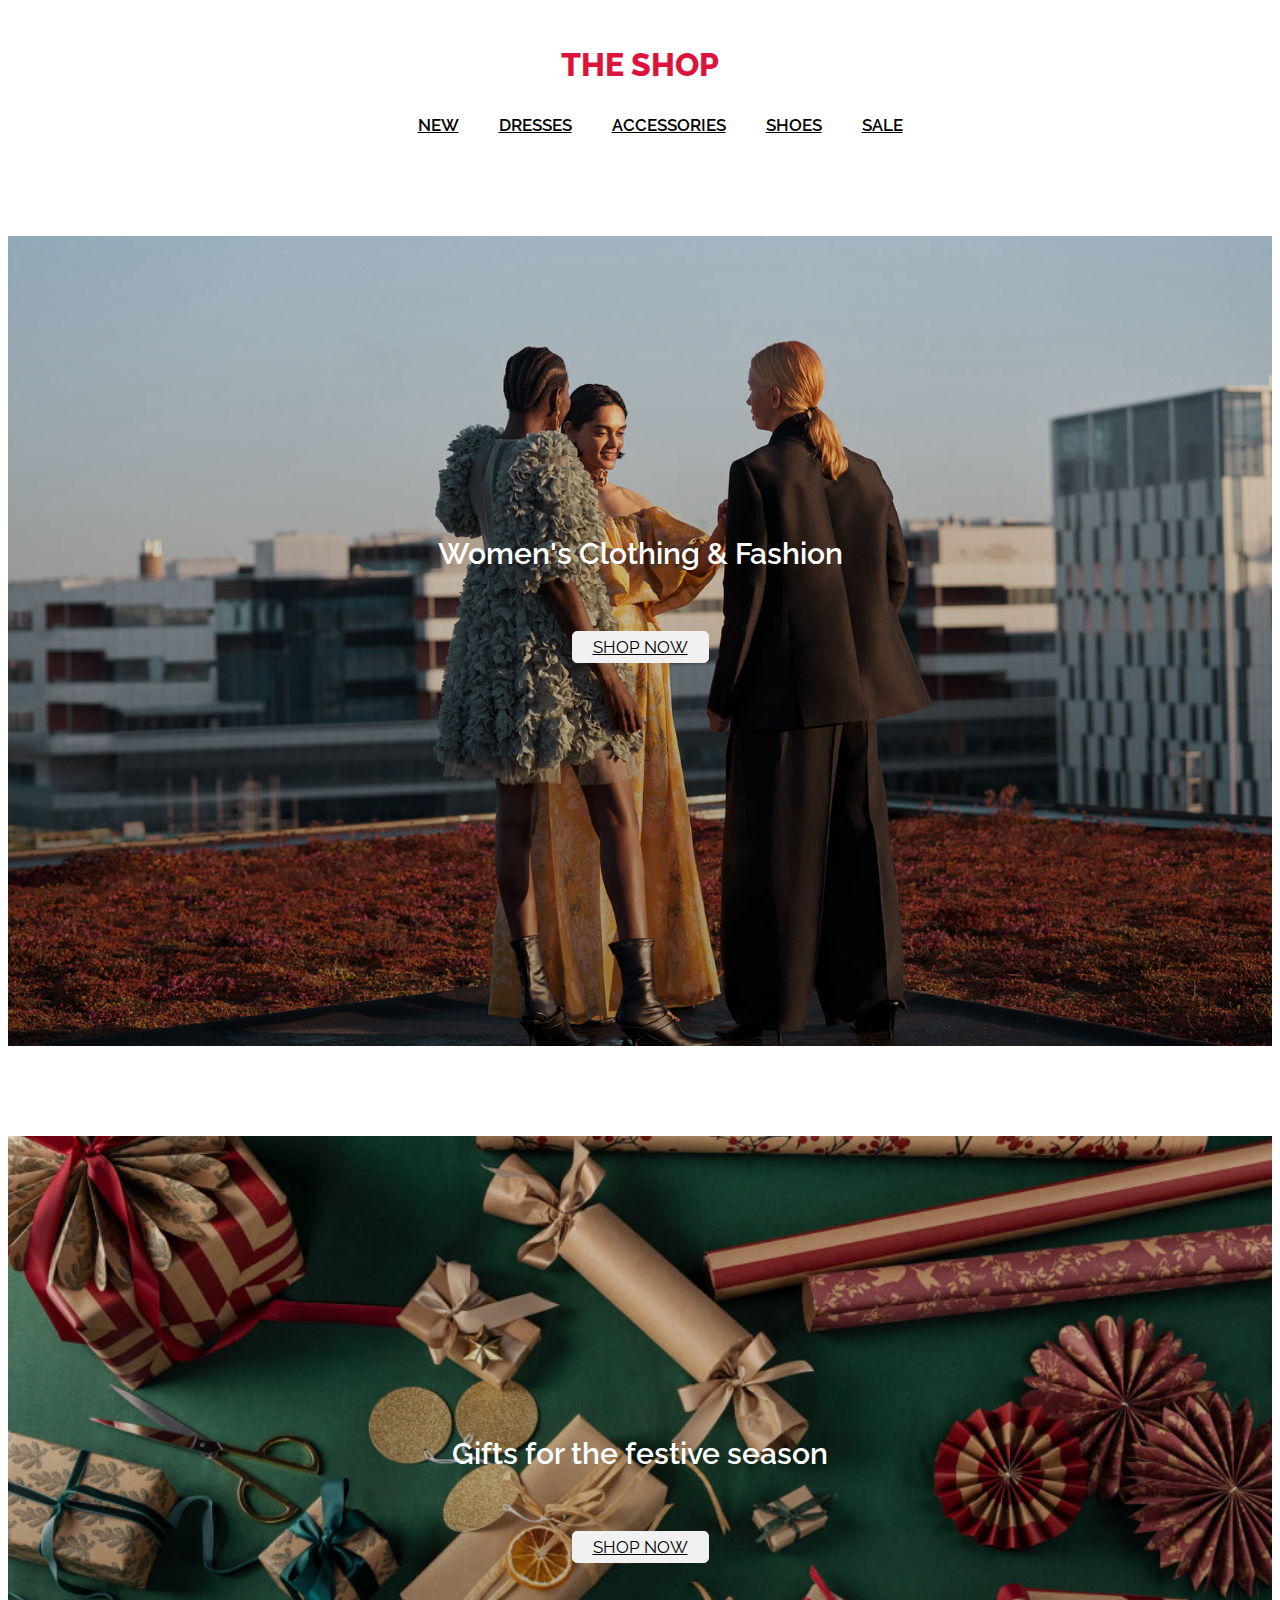
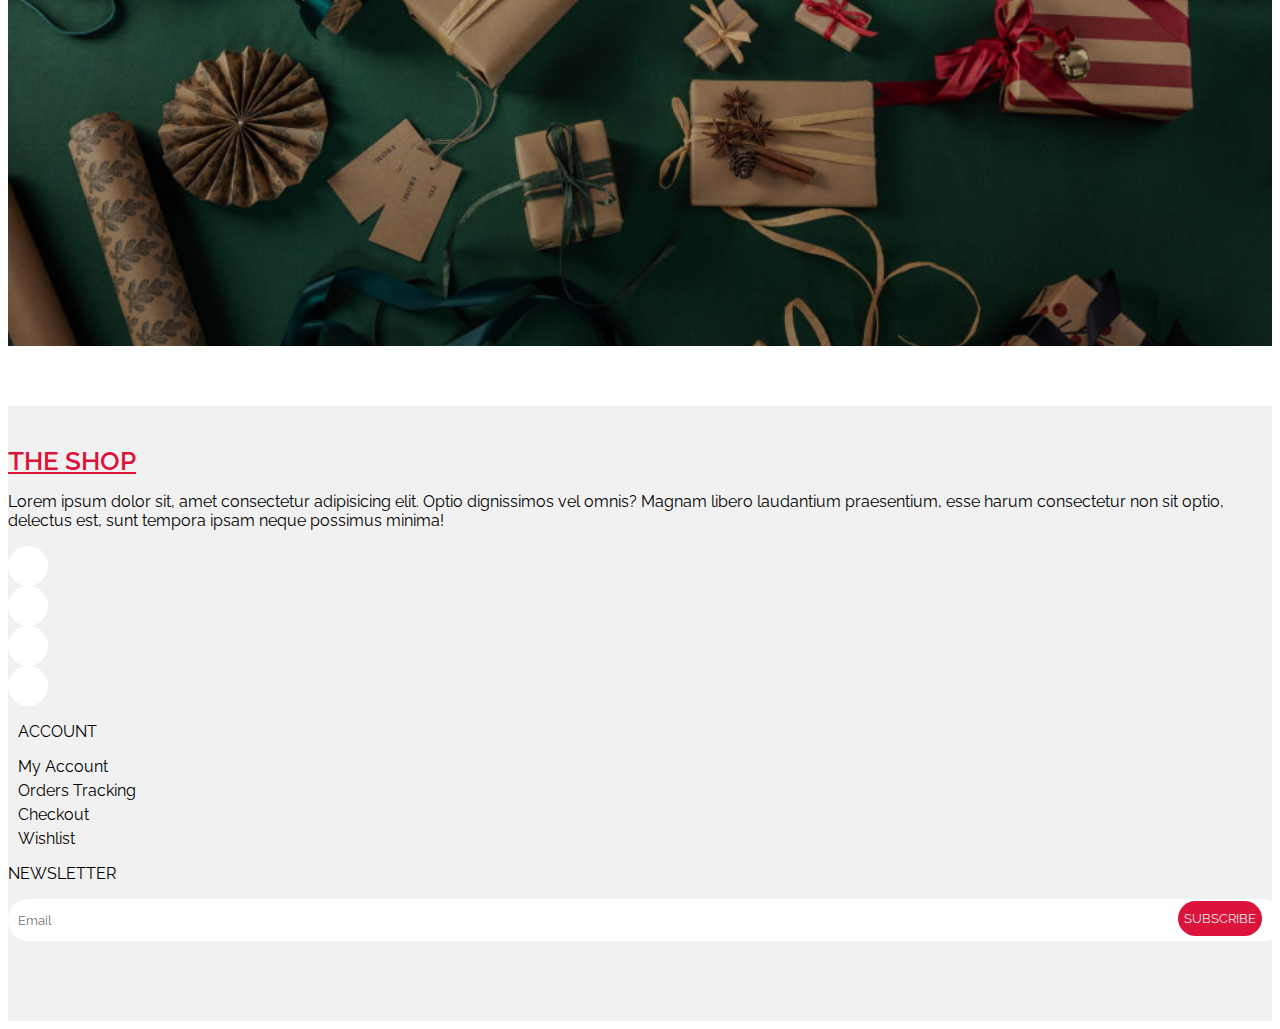
<file: index.html>
<!DOCTYPE html>
<html lang="en">
<head>
    <meta charset="UTF-8">
    <meta name="viewport" content="width=device-width, initial-scale=1.0">
    <!-- CSS -->
    <link rel="stylesheet" href="css/style.css">
    <!-- Bootstrap -->
    <link rel="stylesheet" href="https://cdn.jsdelivr.net/npm/bootstrap@4.5.3/dist/css/bootstrap.min.css" integrity="sha384-TX8t27EcRE3e/ihU7zmQxVncDAy5uIKz4rEkgIXeMed4M0jlfIDPvg6uqKI2xXr2" crossorigin="anonymous">
    <!-- Icon -->
    <link rel="stylesheet" href="https://pro.fontawesome.com/releases/v5.10.0/css/all.css" integrity="sha384-AYmEC3Yw5cVb3ZcuHtOA93w35dYTsvhLPVnYs9eStHfGJvOvKxVfELGroGkvsg+p" crossorigin="anonymous"/>
    <!-- Fonts -->
    <link rel="preconnect" href="https://fonts.gstatic.com">
    <link href="https://fonts.googleapis.com/css2?family=Raleway:ital,wght@0,400;1,300;1,400&display=swap" rel="stylesheet">   
    
    <title>The Shop</title>
</head>
<body>
    <header>
        <div class="container">
            <div class="navbar-btn">
                <i class="fas fa-bars"></i>
            </div>
            <h1>THE SHOP</h1>
            <nav>
                <ul>
                    <li><a href="index.html">NEW</a></li>
                    <li><a href="product.html">DRESSES</a></li>
                    <li><a href="product.html">ACCESSORIES</a></li>
                    <li><a href="product.html">SHOES</a></li>
                    <li><a href="product.html">SALE</a></li>
                </ul>
            </nav>
            <div class="home-icon">
                <a href="###" class="fas fa-user"></a>
                <a href="favourites.html" class="fas fa-heart"></a>
                <a href="cart.html" class="fas fa-shopping-bag"></a>
            </div>
        </div>
    </header>
    <!-- home section -->
    <section id="home">
        <div class="container">
            <div class="row">
                <div class="col-12">
                    <h4>Women's Clothing & Fashion</h4>
                    <button><a href="product.html">SHOP NOW</a></button>
                </div>
                <div class="col-12">
                    <h4>Gifts for the festive season</h4>
                    <button><a href="product.html">SHOP NOW</a></button>
                </div>
            </div>
        </div>
    </section>
    <!-- Footer -->
    <footer>
        <div class="container">
            <div class="row">
                <div class="col-12 col-sm-6 col-md-4 col-lg-4">
                    <div>
                        <a href=" " class="logo">THE SHOP</a>
                        <p>Lorem ipsum dolor sit, amet consectetur adipisicing elit. Optio dignissimos vel omnis? Magnam libero laudantium praesentium, esse harum consectetur non sit optio, delectus est, sunt tempora ipsam neque possimus minima!</p>
                        <ul class="card-list">
                            <li class="fab fa-cc-mastercard"></li>
                            <li class="fab fa-cc-visa"></li>
                            <li class="fab fa-cc-paypal"></li>
                            <li class="fab fa-cc-discover"></li>
                        </ul>
                    </div>
                </div>
                <div class="col-12 col-sm-6 col-md-4 col-lg-4">
                    <div class="footer-account">
                        <p>ACCOUNT</p>
                        <ul>
                            <li>My Account</li>
                            <li>Orders Tracking</li>
                            <li>Checkout</li>
                            <li>Wishlist</li>
                        </ul>
                    </div>
                </div>
                <div class="col-12 col-sm-12 col-md-4 col-lg-4">
                    <div>
                        <p>NEWSLETTER</p>
                        <form>
                            <input type="email" placeholder="Email">
                            <button type="submit">SUBSCRIBE</button>
                        </form>
                        <div class="social-link">
                            <a class="fab fa-instagram" href=""></a>
                            <a class="fab fa-twitter" href=""></a>
                            <a class="fab fa-facebook-f" href=""></a>
                            <a class="fab fa-youtube" href=""></a>
                        </div>
                    </div>
                </div>
            </div> 
        </div>
    </footer>
        
    <!-- login section -->
    <div id="login">
        <div class="container">
            <div class="row">
                <div class="col-12 col-lg-7">
                    <h3>SIGN IN</h3>
                    <i class="fas fa-times"></i>
                    <form class="row">
                        <div class="col-12 col-md-8 col-lg-10">
                            <label for="email" class="form-label">Email</label>
                            <input type="email" class="form-control" id="email">
                        </div>
                        <div class="col-12 col-md-8 col-lg-10">
                            <label for="password" class="form-label">Password</label>
                            <a href="###">Forgot your password?</a>
                            <input type="password" class="form-control" id="password">
                        </div>
                        <div class="col-12 col-md-8 col-lg-10">
                            <button type="submit" class="sign-in-btn">Sign in</button>
                            <hr data-content="or">
                            <button type="submit" class="create-account-btn">Create Account</button>
                        </div>
                    </form>
                </div>
            </div>
        </div>
    </div>
        

    <script src="js/main.js"></script>
    <script src="https://code.jquery.com/jquery-3.5.1.slim.min.js" integrity="sha384-DfXdz2htPH0lsSSs5nCTpuj/zy4C+OGpamoFVy38MVBnE+IbbVYUew+OrCXaRkfj" crossorigin="anonymous"></script>
    <script src="https://cdn.jsdelivr.net/npm/bootstrap@4.5.3/dist/js/bootstrap.bundle.min.js" integrity="sha384-ho+j7jyWK8fNQe+A12Hb8AhRq26LrZ/JpcUGGOn+Y7RsweNrtN/tE3MoK7ZeZDyx" crossorigin="anonymous"></script>
</body>
</html>
</file>
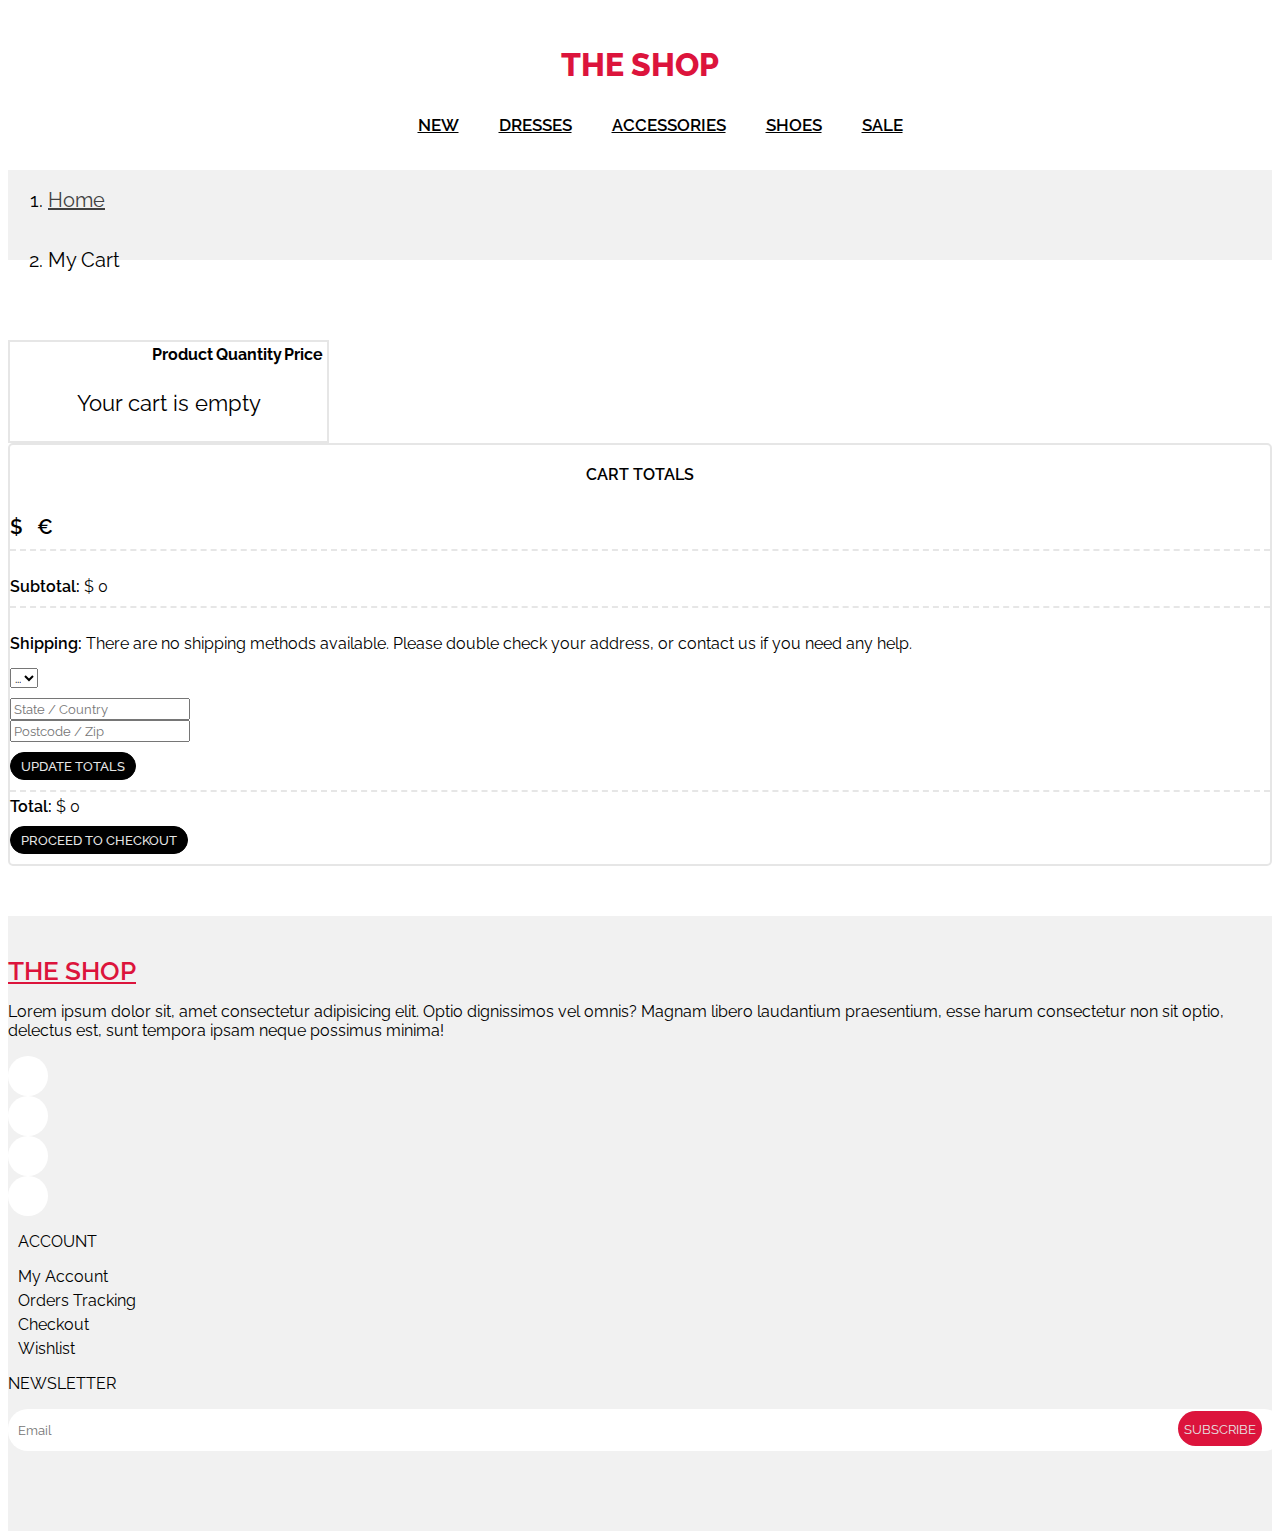
<file: cart.html>
<!DOCTYPE html>
<html lang="en">
<head>
    <meta charset="UTF-8">
    <meta name="viewport" content="width=device-width, initial-scale=1.0">
    <!-- CSS -->
    <link rel="stylesheet" href="css/style.css">
    <!-- Bootstrap -->
    <link rel="stylesheet" href="https://cdn.jsdelivr.net/npm/bootstrap@4.5.3/dist/css/bootstrap.min.css" integrity="sha384-TX8t27EcRE3e/ihU7zmQxVncDAy5uIKz4rEkgIXeMed4M0jlfIDPvg6uqKI2xXr2" crossorigin="anonymous">
    <!-- Icon -->
    <link rel="stylesheet" href="https://pro.fontawesome.com/releases/v5.10.0/css/all.css" integrity="sha384-AYmEC3Yw5cVb3ZcuHtOA93w35dYTsvhLPVnYs9eStHfGJvOvKxVfELGroGkvsg+p" crossorigin="anonymous"/>
    <!-- Fonts -->
    <link rel="preconnect" href="https://fonts.gstatic.com">
    <link href="https://fonts.googleapis.com/css2?family=Raleway:ital,wght@0,400;1,300;1,400&display=swap" rel="stylesheet">   
    
    <title>The Shop</title>
</head>
<body>
    <header>
        <div class="container">
            <div class="navbar-btn">
                <i class="fas fa-bars"></i>
            </div>
            <h1>THE SHOP</h1>
            <nav>
                <ul>
                    <li><a href="index.html">NEW</a></li>
                    <li><a href="product.html">DRESSES</a></li>
                    <li><a href="product.html">ACCESSORIES</a></li>
                    <li><a href="product.html">SHOES</a></li>
                    <li><a href="product.html">SALE</a></li>
                </ul>
            </nav>
            <div class="home-icon">
                <a href="###" class="fas fa-user"></a>
                <a href="favourites.html" class="fas fa-heart"></a>
                <a href="cart.html" class="fas fa-shopping-bag"></a>
            </div>
        </div>
    </header>
    <!-- Breadcrumb -->
    <section id="breadcrumb">
        <div class="container">
            <nav aria-label="breadcrumb">
                <ol class="breadcrumb">
                  <li class="breadcrumb-item"><a href="index.html">Home</a></li>
                  <li class="breadcrumb-item" aria-current="page"> My Cart</li>
                </ol>
            </nav>   
        </div>
    </section>
    
    <!-- Cart section -->
    <section id="cart">
        <div class="container">
            <div class="row cart">
                <div class="col-xs-12 col-md-12 col-lg-9">
                    <table class="table">
                        <thead>
                            <tr>
                                <th scope="col">Product</th>
                                <th scope="col">Quantity</th>
                                <th scope="col">Price</th>
                                <th scope="col"></th>
                            </tr>
                        </thead>
                        <tbody>
                            <tr>
                                <td colspan="5">
                                    <p class="cart-text">Your cart is empty</p>
                                </td>
                            </tr>
                        </tbody>
                    </table>
                </div>
                <div class="col-xs-12 col-md-12 col-lg-3">
                    <h4>CART TOTALS</h4>
                    <p>
                        <span id="usd">&#36</span>
                        <span id="eur">&#8364</span>
                    </p>
                    <p>
                        <span>Subtotal:</span>
                        <span class="subtotal-sign">$</span>
                        <span class="subtotal">0</span>
                    </p>
                    <p>
                        <span>Shipping:</span>
                        <span>There are no shipping methods available. Please double check your address, or contact us if you need any help.</span>
                    </p>
                    <form>
                        <div class="form-row">
                            <select class="form-control col-12 col-sm-12 col-md-4 col-lg-12">
                                <option>...</option>
                                <option>...</option>
                                <option>...</option>
                            </select>
                            <div class="form-group col-12 col-sm-12 col-md-4 col-lg-12">
                                <input type="text" class="form-control" placeholder="State / Country"> 
                            </div>
                            <div class="form-group col-12 col-sm-12 col-md-4 col-lg-12">
                                <input type="text" class="form-control" placeholder="Postcode / Zip"> 
                            </div>
                        </div>
                        <button>UPDATE TOTALS</button>
                    </form>
                    <div>
                        <span>Total:</span>
                        <span class="total-sign">$</span>
                        <span class="total">0</span>
                    </div>
                    <button>PROCEED TO CHECKOUT</button>
                </div>
            </div>   
        </div>
    </section>

    <!-- Footer -->
    <footer>
        <div class="container">
            <div class="row">
                <div class="col-12 col-sm-6 col-md-4 col-lg-4">
                    <div>
                        <a href=" " class="logo">THE SHOP</a>
                        <p>Lorem ipsum dolor sit, amet consectetur adipisicing elit. Optio dignissimos vel omnis? Magnam libero laudantium praesentium, esse harum consectetur non sit optio, delectus est, sunt tempora ipsam neque possimus minima!</p>
                        <ul class="card-list">
                            <li class="fab fa-cc-mastercard"></li>
                            <li class="fab fa-cc-visa"></li>
                            <li class="fab fa-cc-paypal"></li>
                            <li class="fab fa-cc-discover"></li>
                        </ul>
                    </div>
                </div>
                <div class="col-12 col-sm-6 col-md-4 col-lg-4">
                    <div class="footer-account">
                        <p>ACCOUNT</p>
                        <ul>
                            <li>My Account</li>
                            <li>Orders Tracking</li>
                            <li>Checkout</li>
                            <li>Wishlist</li>
                        </ul>
                    </div>
                </div>
                <div class="col-12 col-sm-12 col-md-4 col-lg-4">
                    <div>
                        <p>NEWSLETTER</p>
                        <form>
                            <input type="email" placeholder="Email">
                            <button type="submit">SUBSCRIBE</button>
                        </form>
                        <div class="social-link">
                            <a class="fab fa-instagram" href=""></a>
                            <a class="fab fa-twitter" href=""></a>
                            <a class="fab fa-facebook-f" href=""></a>
                            <a class="fab fa-youtube" href=""></a>
                        </div>
                    </div>
                </div>
            </div> 
        </div>
    </footer>

    <!-- login section -->
    <div id="login">
        <div class="container">
            <div class="row">
                <div class="col-12 col-lg-7">
                    <h3>SIGN IN</h3>
                    <i class="fas fa-times"></i>
                    <form class="row">
                        <div class="col-12 col-md-8 col-lg-10">
                            <label for="email" class="form-label">Email</label>
                            <input type="email" class="form-control" id="email">
                        </div>
                        <div class="col-12 col-md-8 col-lg-10">
                            <label for="password" class="form-label">Password</label>
                            <a href="###">Forgot your password?</a>
                            <input type="password" class="form-control" id="password">
                        </div>
                        <div class="col-12 col-md-8 col-lg-10">
                            <button type="submit" class="sign-in-btn">Sign in</button>
                            <hr data-content="or">
                            <button type="submit" class="create-account-btn">Create Account</button>
                        </div>
                    </form>
                </div>
            </div>
        </div>
    </div>

    <script src="js/main.js"></script>
    <script src="https://code.jquery.com/jquery-3.5.1.slim.min.js" integrity="sha384-DfXdz2htPH0lsSSs5nCTpuj/zy4C+OGpamoFVy38MVBnE+IbbVYUew+OrCXaRkfj" crossorigin="anonymous"></script>
    <script src="https://cdn.jsdelivr.net/npm/bootstrap@4.5.3/dist/js/bootstrap.bundle.min.js" integrity="sha384-ho+j7jyWK8fNQe+A12Hb8AhRq26LrZ/JpcUGGOn+Y7RsweNrtN/tE3MoK7ZeZDyx" crossorigin="anonymous"></script>

</body>
</html>
</file>
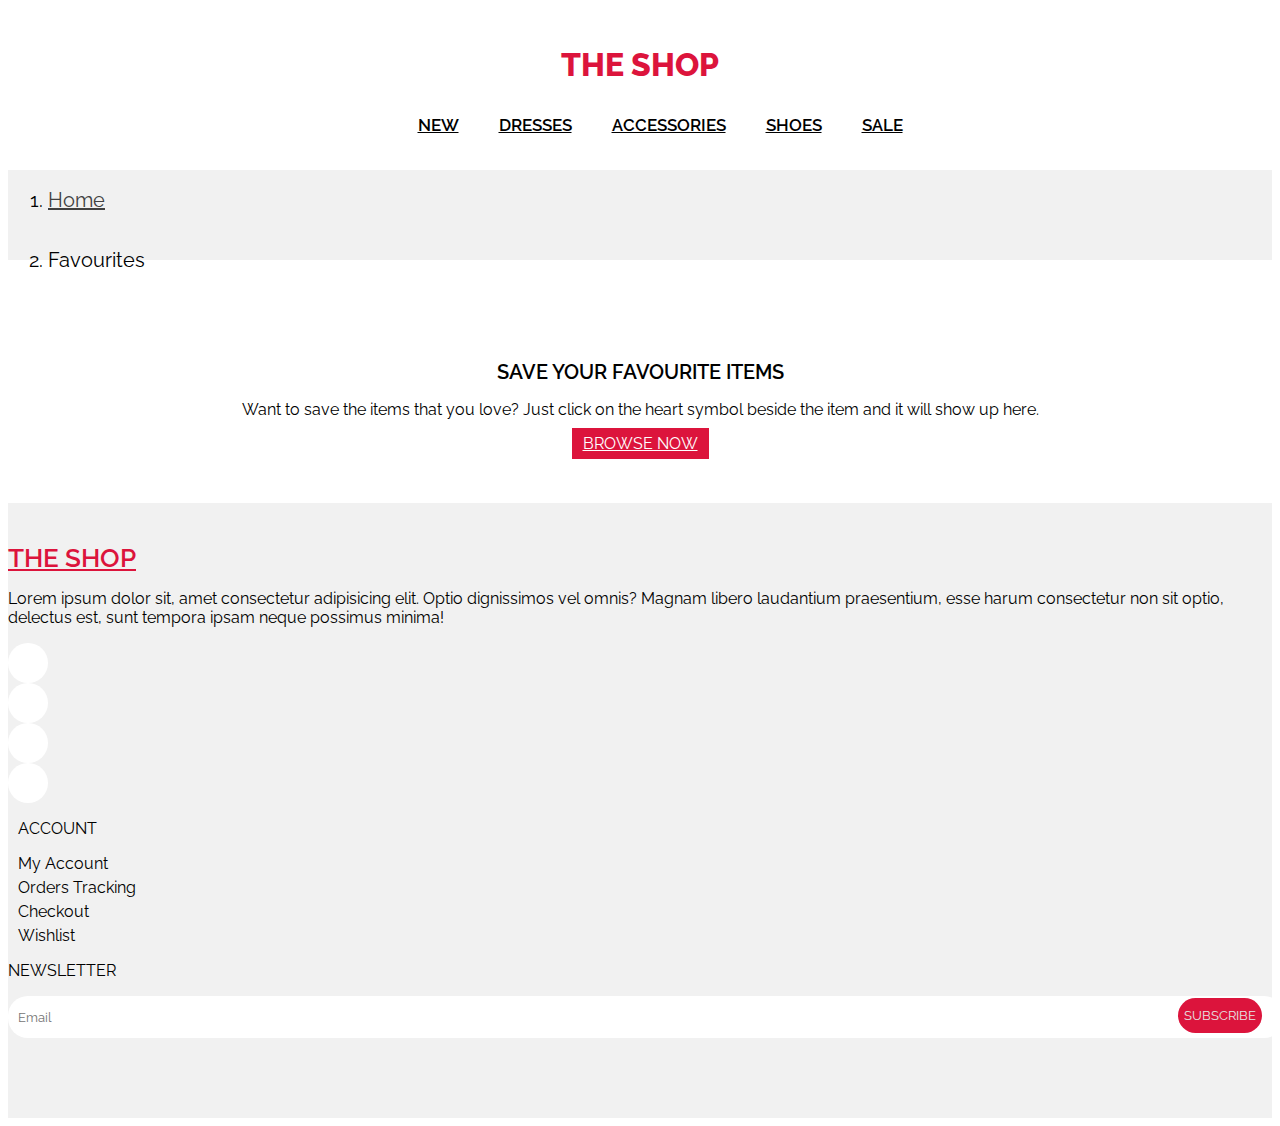
<file: favourites.html>
<!DOCTYPE html>
<html lang="en">
<head>
    <meta charset="UTF-8">
    <meta name="viewport" content="width=device-width, initial-scale=1.0">
    <!-- CSS -->
    <link rel="stylesheet" href="css/style.css">
    <!-- Bootstrap -->
    <link rel="stylesheet" href="https://cdn.jsdelivr.net/npm/bootstrap@4.5.3/dist/css/bootstrap.min.css" integrity="sha384-TX8t27EcRE3e/ihU7zmQxVncDAy5uIKz4rEkgIXeMed4M0jlfIDPvg6uqKI2xXr2" crossorigin="anonymous">
    <!-- Icon -->
    <link rel="stylesheet" href="https://pro.fontawesome.com/releases/v5.10.0/css/all.css" integrity="sha384-AYmEC3Yw5cVb3ZcuHtOA93w35dYTsvhLPVnYs9eStHfGJvOvKxVfELGroGkvsg+p" crossorigin="anonymous"/>
    <!-- Fonts -->
    <link rel="preconnect" href="https://fonts.gstatic.com">
    <link href="https://fonts.googleapis.com/css2?family=Raleway:ital,wght@0,400;1,300;1,400&display=swap" rel="stylesheet">   
    
    <title>The Shop</title>
</head>
<body>
    <header>
        <div class="container">
            <div class="navbar-btn">
                <i class="fas fa-bars"></i>
            </div>
            <h1>THE SHOP</h1>
            <nav>
                <ul>
                    <li><a href="index.html">NEW</a></li>
                    <li><a href="product.html">DRESSES</a></li>
                    <li><a href="product.html">ACCESSORIES</a></li>
                    <li><a href="product.html">SHOES</a></li>
                    <li><a href="product.html">SALE</a></li>
                </ul>
            </nav>
            <div class="home-icon">
                <a href="###" class="fas fa-user"></a>
                <a href="favourites.html" class="fas fa-heart"></a>
                <a href="cart.html" class="fas fa-shopping-bag"></a>
            </div>
        </div>
    </header>
    <!-- Breadcrumb -->
    <section id="breadcrumb">
        <div class="container">
            <nav aria-label="breadcrumb">
                <ol class="breadcrumb">
                  <li class="breadcrumb-item"><a href="index.html">Home</a></li>
                  <li class="breadcrumb-item" aria-current="page">Favourites</li>
                </ol>
            </nav>   
        </div>
    </section>
    
    <!-- favourites section -->
    <section id="favourites">
        <div class="container">
            <div class="row">
                <div class="col-10 col-sm-6 col-md-4 col-lg-5">
                    <p>SAVE YOUR FAVOURITE ITEMS</p>
                    <p>Want to save the items that you love? Just click on the heart symbol beside the item and it will show up here.</p>
                    <a href="product.html">BROWSE NOW</a>
                </div>
            </div>
        </div>
    </section>

    <!-- footer -->
    <footer>
        <div class="container">
            <div class="row">
                <div class="col-12 col-sm-6 col-md-4 col-lg-4">
                    <div>
                        <a href=" " class="logo">THE SHOP</a>
                        <p>Lorem ipsum dolor sit, amet consectetur adipisicing elit. Optio dignissimos vel omnis? Magnam libero laudantium praesentium, esse harum consectetur non sit optio, delectus est, sunt tempora ipsam neque possimus minima!</p>
                        <ul class="card-list">
                            <li class="fab fa-cc-mastercard"></li>
                            <li class="fab fa-cc-visa"></li>
                            <li class="fab fa-cc-paypal"></li>
                            <li class="fab fa-cc-discover"></li>
                        </ul>
                    </div>
                </div>
                <div class="col-12 col-sm-6 col-md-4 col-lg-4">
                    <div class="footer-account">
                        <p>ACCOUNT</p>
                        <ul>
                            <li>My Account</li>
                            <li>Orders Tracking</li>
                            <li>Checkout</li>
                            <li>Wishlist</li>
                        </ul>
                    </div>
                </div>
                <div class="col-12 col-sm-12 col-md-4 col-lg-4">
                    <div>
                        <p>NEWSLETTER</p>
                        <form>
                            <input type="email" placeholder="Email">
                            <button type="submit">SUBSCRIBE</button>
                        </form>
                        <div class="social-link">
                            <a class="fab fa-instagram" href=""></a>
                            <a class="fab fa-twitter" href=""></a>
                            <a class="fab fa-facebook-f" href=""></a>
                            <a class="fab fa-youtube" href=""></a>
                        </div>
                    </div>
                </div>
            </div> 
        </div>
    </footer>
        
    <!-- login section -->
    <div id="login">
        <div class="container">
            <div class="row">
                <div class="col-12 col-lg-7">
                    <h3>SIGN IN</h3>
                    <i class="fas fa-times"></i>
                    <form class="row">
                        <div class="col-12 col-md-8 col-lg-10">
                            <label for="email" class="form-label">Email</label>
                            <input type="email" class="form-control" id="email">
                        </div>
                        <div class="col-12 col-md-8 col-lg-10">
                            <label for="password" class="form-label">Password</label>
                            <a href="###">Forgot your password?</a>
                            <input type="password" class="form-control" id="password">
                        </div>
                        <div class="col-12 col-md-8 col-lg-10">
                            <button type="submit" class="sign-in-btn">Sign in</button>
                            <hr data-content="or">
                            <button type="submit" class="create-account-btn">Create Account</button>
                        </div>
                    </form>
                </div>
            </div>
        </div>
    </div>
        
    <script src="js/main.js"></script>
    <script src="https://code.jquery.com/jquery-3.5.1.slim.min.js" integrity="sha384-DfXdz2htPH0lsSSs5nCTpuj/zy4C+OGpamoFVy38MVBnE+IbbVYUew+OrCXaRkfj" crossorigin="anonymous"></script>
    <script src="https://cdn.jsdelivr.net/npm/bootstrap@4.5.3/dist/js/bootstrap.bundle.min.js" integrity="sha384-ho+j7jyWK8fNQe+A12Hb8AhRq26LrZ/JpcUGGOn+Y7RsweNrtN/tE3MoK7ZeZDyx" crossorigin="anonymous"></script>
</body>
</html>
</file>
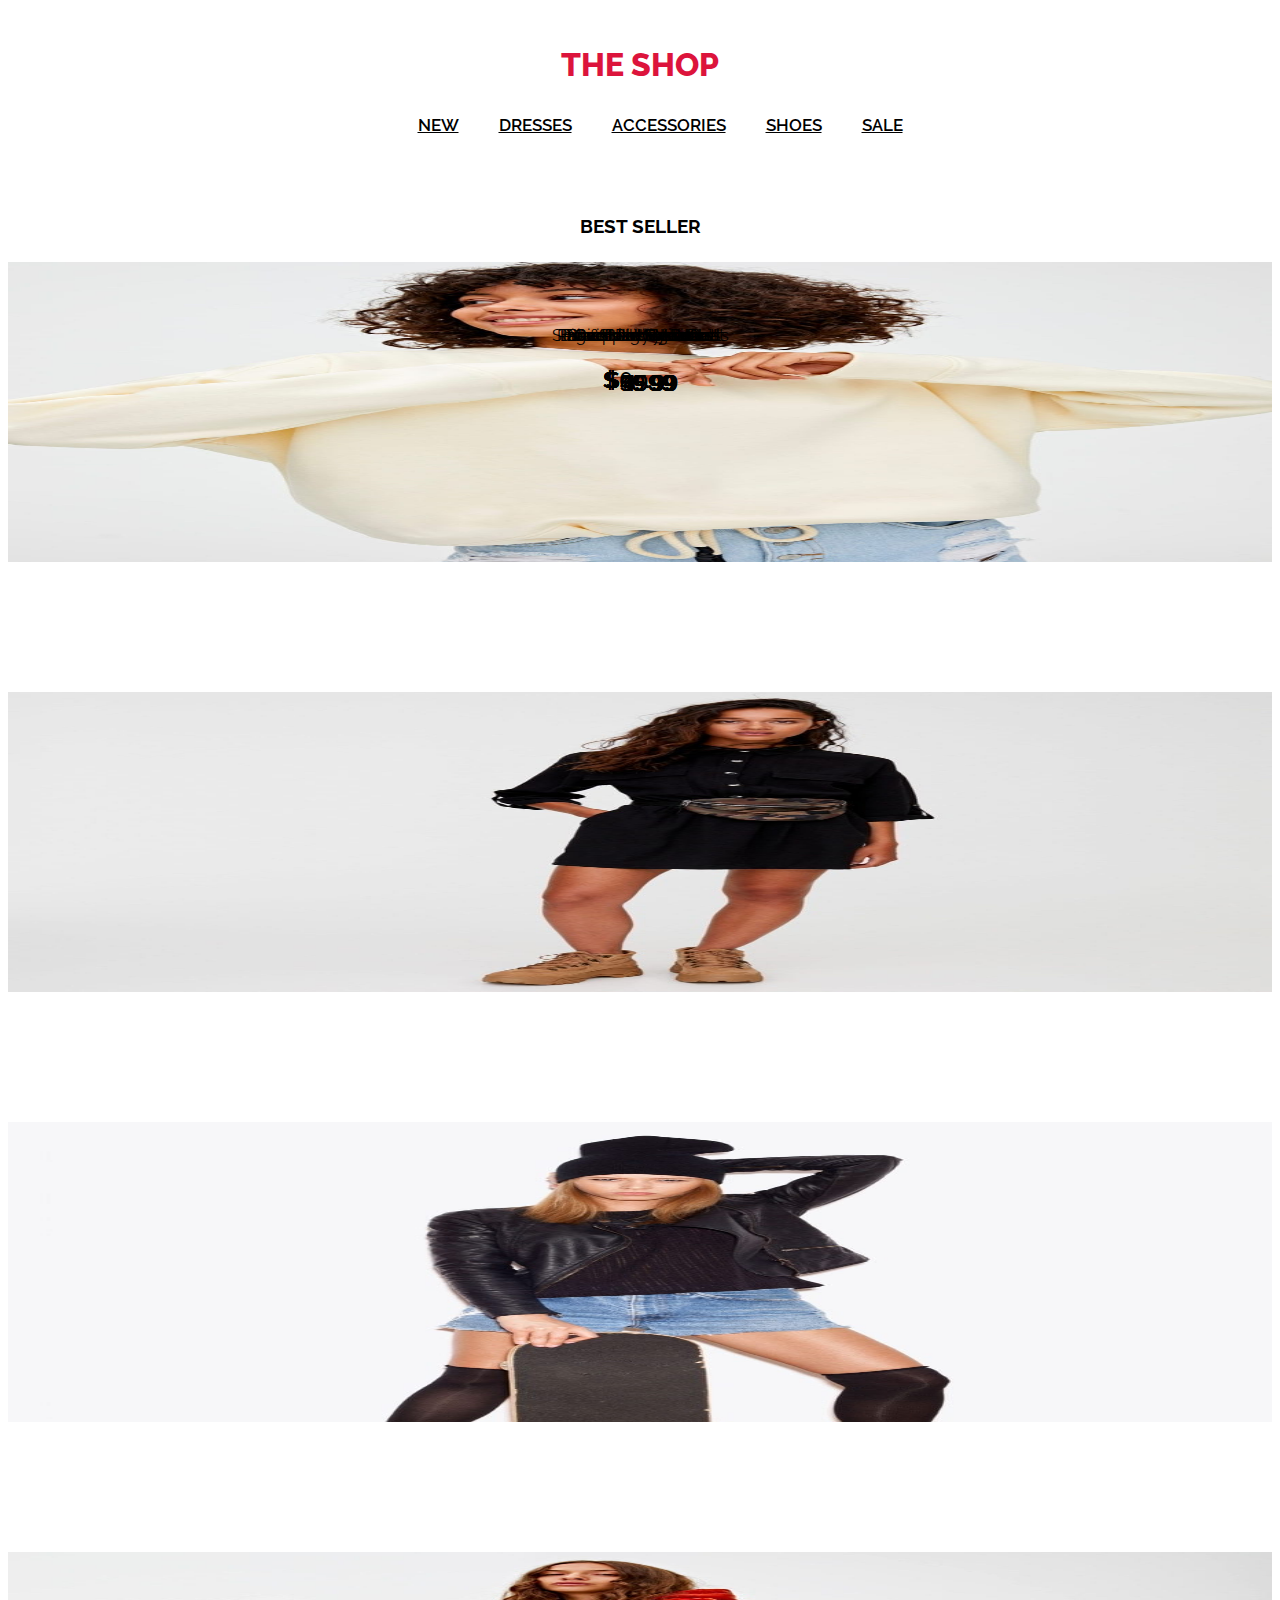
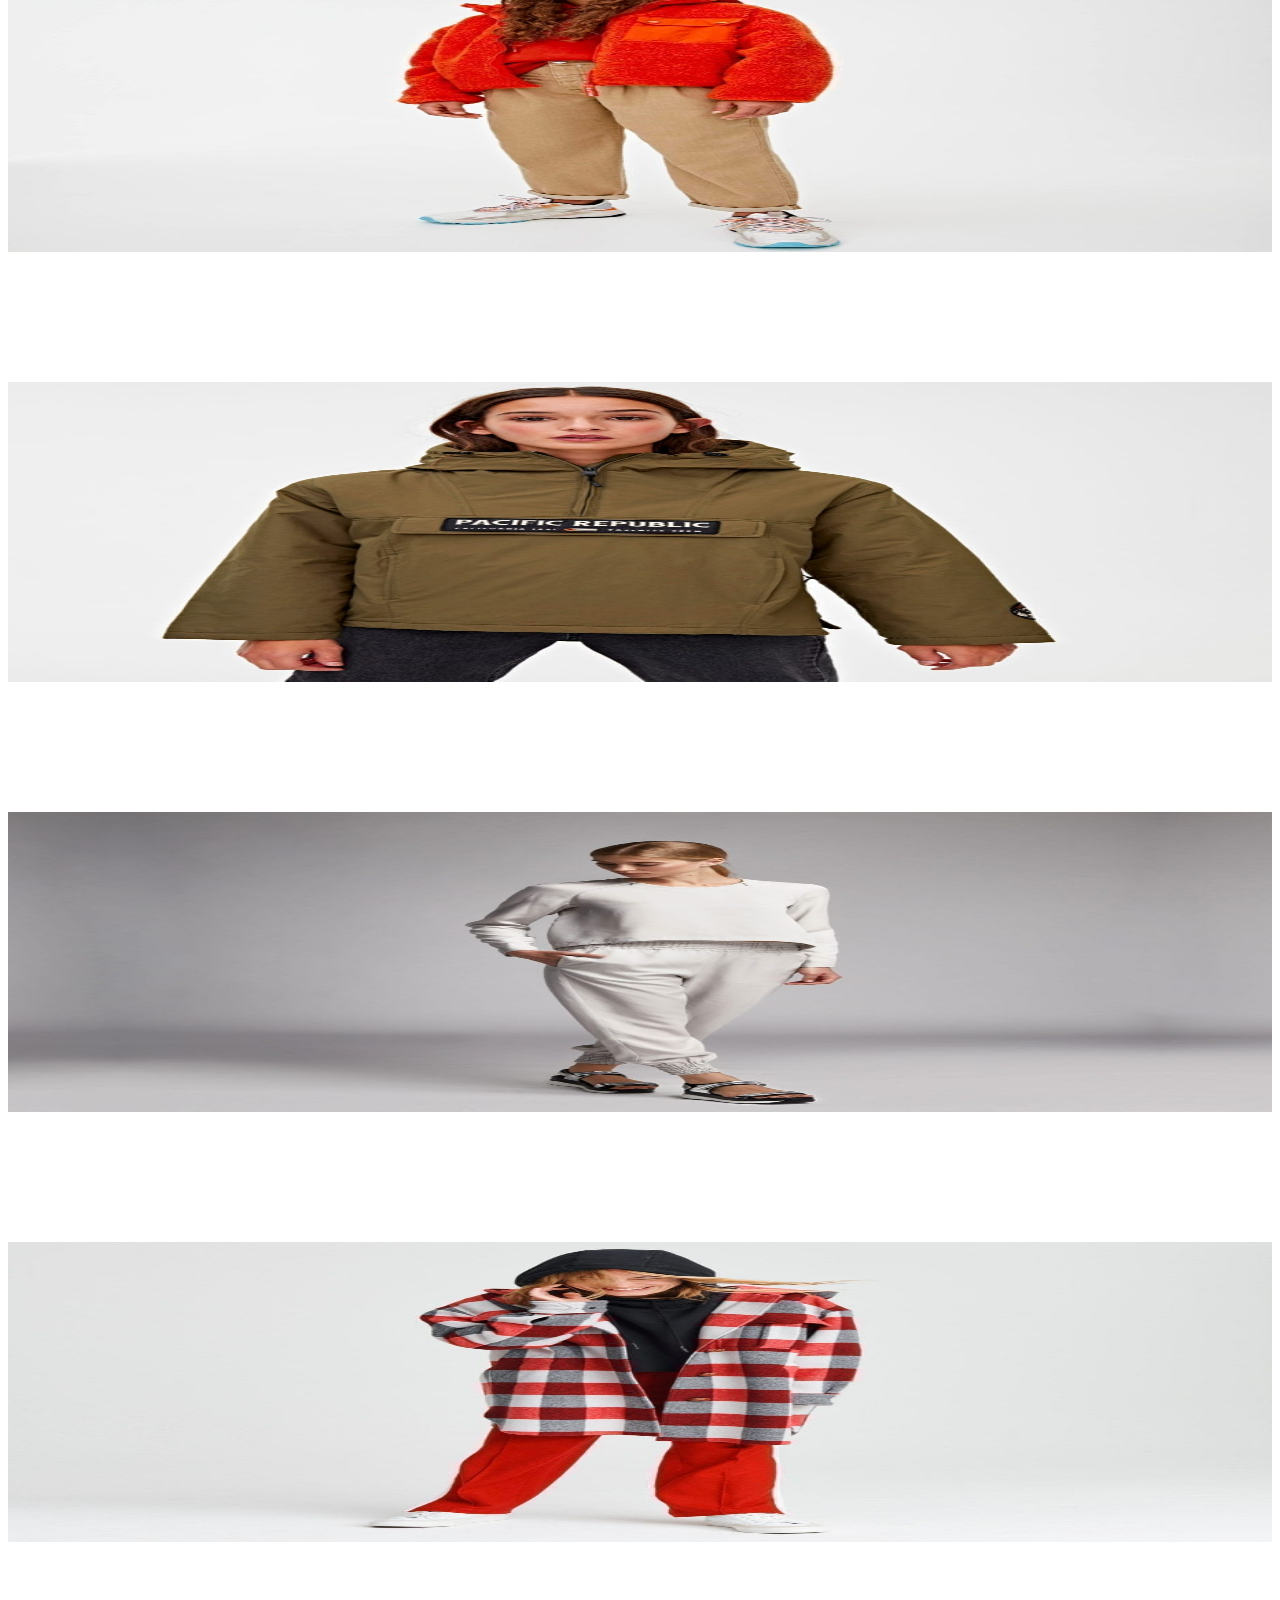
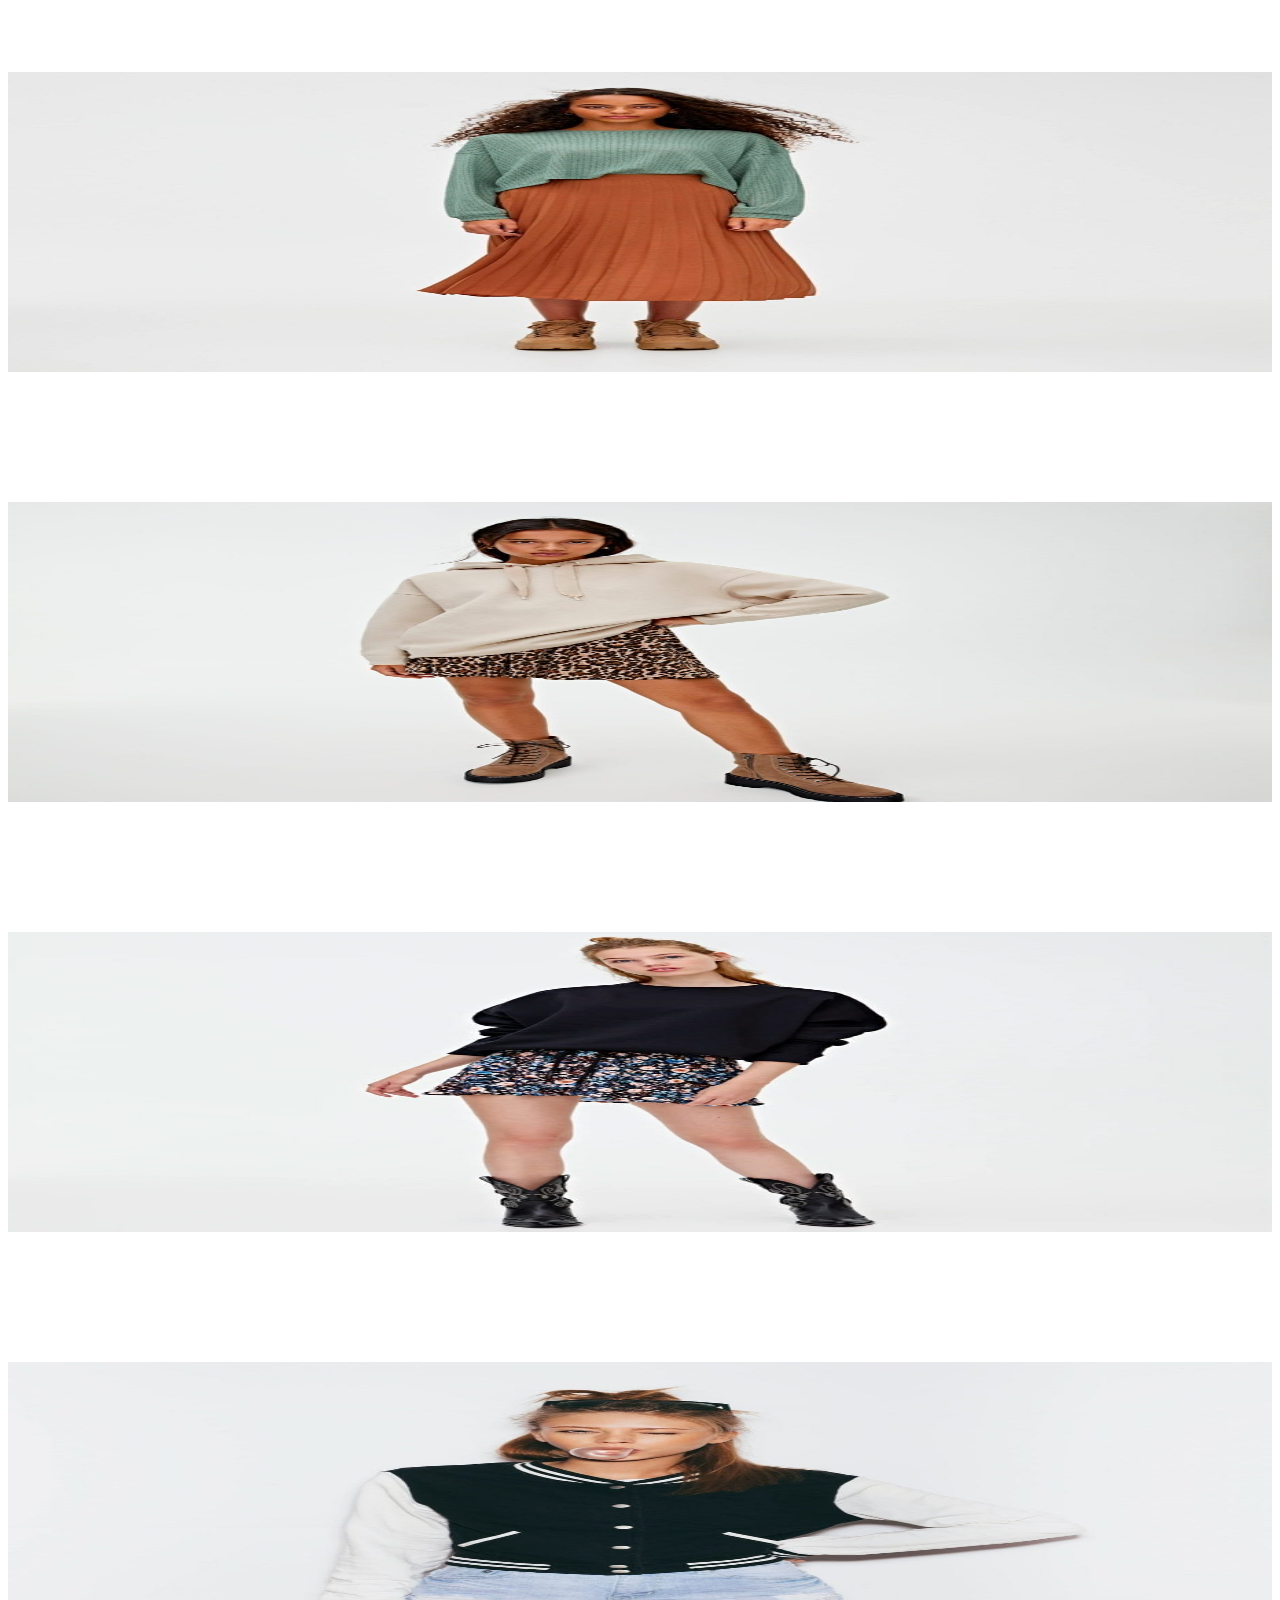
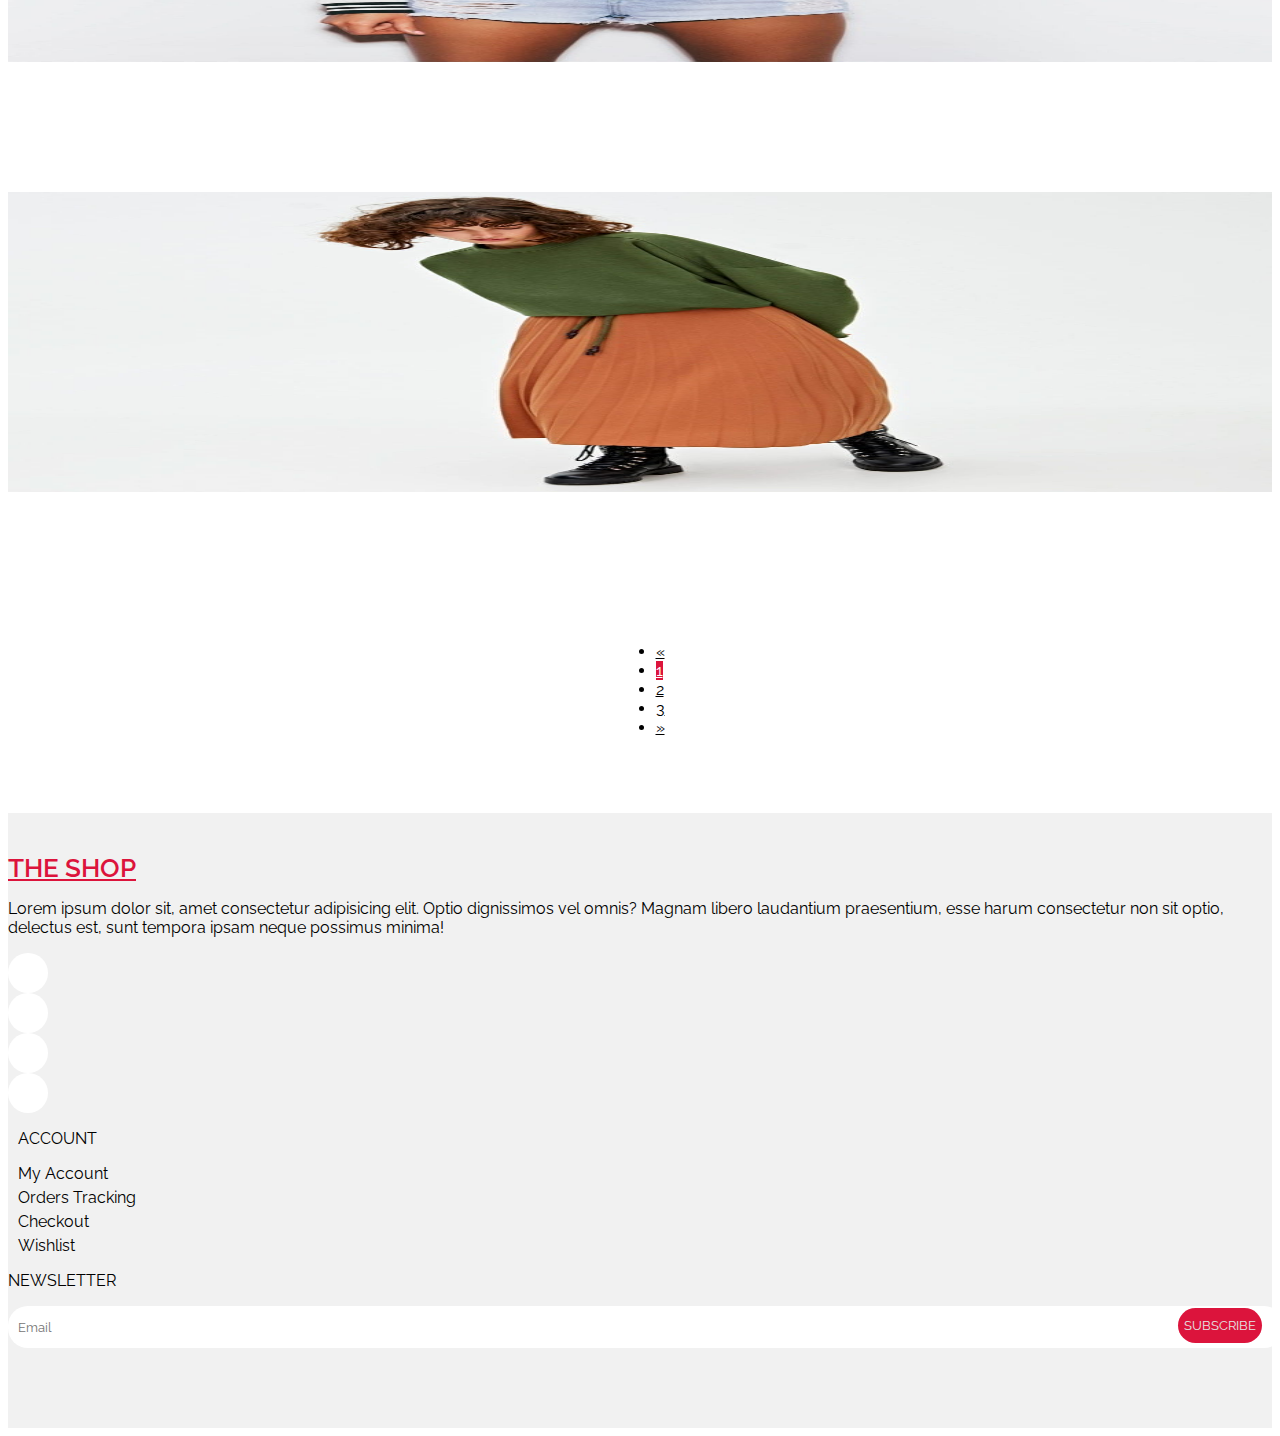
<file: product.html>
<!DOCTYPE html>
<html lang="en">
<head>
    <meta charset="UTF-8">
    <meta name="viewport" content="width=device-width, initial-scale=1.0">
    <!-- CSS -->
    <link rel="stylesheet" href="css/style.css">
    <!-- Bootstrap -->
    <link rel="stylesheet" href="https://cdn.jsdelivr.net/npm/bootstrap@4.5.3/dist/css/bootstrap.min.css" integrity="sha384-TX8t27EcRE3e/ihU7zmQxVncDAy5uIKz4rEkgIXeMed4M0jlfIDPvg6uqKI2xXr2" crossorigin="anonymous">
    <!-- Icon -->
    <link rel="stylesheet" href="https://pro.fontawesome.com/releases/v5.10.0/css/all.css" integrity="sha384-AYmEC3Yw5cVb3ZcuHtOA93w35dYTsvhLPVnYs9eStHfGJvOvKxVfELGroGkvsg+p" crossorigin="anonymous"/>
    <!-- Fonts -->
    <link rel="preconnect" href="https://fonts.gstatic.com">
    <link href="https://fonts.googleapis.com/css2?family=Raleway:ital,wght@0,400;1,300;1,400&display=swap" rel="stylesheet">   
    
    <title>The Shop</title>
</head>
<body>

    <header>
        <div class="container">
            <div class="navbar-btn">
                <i class="fas fa-bars"></i>
            </div>
            <h1>THE SHOP</h1>
            <nav>
                <ul>
                    <li><a href="index.html">NEW</a></li>
                    <li><a href="product.html">DRESSES</a></li>
                    <li><a href="product.html">ACCESSORIES</a></li>
                    <li><a href="product.html">SHOES</a></li>
                    <li><a href="product.html">SALE</a></li>
                </ul>
            </nav>
            <div class="home-icon">
                <a href="###" class="fas fa-user"></a>
                <a href="favourites.html" class="fas fa-heart"></a>
                <a href="cart.html" class="fas fa-shopping-bag"></a>
            </div>
        </div>
    </header>
    <!-- product section -->
    <section id="product">
        <div class="container">
            <div class="product-title">
                <h3>BEST SELLER</h3>
            </div>
            <div class="row">
                <div class="col-6 col-sm-6 col-md-4 col-lg-3">
                    <div class="card">
                        <div class="card-header">
                            <img src="image/img2-1.jpg" class="card-img-top" alt="...">
                            <img src="image/img2.jpg" class="card-img-bottom" alt="...">
                            <div>
                                <button class="fas fa-expand-alt"></button>
                                <button class="fas fa-shopping-bag add-to-cart"></button>
                                <button class="fas fa-heart"></button>
                            </div>
                        </div>
                        <div class="card-body">
                            <p class="card-text">Drawstring Sweatshirt</p>
                            <p class="price">$ <span>29.99</span></p>
                        </div>
                    </div>
                </div>
                <div class="col-6 col-sm-6 col-md-4 col-lg-3">
                    <div class="card">
                        <div class="card-header">
                            <img src="image/img1-1.jpg" class="card-img-top" alt="...">
                            <img src="image/img1.jpg" class="card-img-bottom" alt="...">
                            <div>
                                <button class="fas fa-expand-alt"></button>
                                <button class="fas fa-shopping-bag add-to-cart"></button>
                                <button class="fas fa-heart"></button>
                            </div>
                        </div>
                        <div class="card-body">
                            <p class="card-text">Shirred Utility Mini Dress</p>
                            <p class="price">$ <span>49.99</span></p>
                        </div>
                    </div>
                </div>
                <div class="col-6 col-sm-6 col-md-4 col-lg-3">
                    <div class="card">
                        <div class="card-header">
                            <img src="image/img3-1.jpg" class="card-img-top" alt="...">
                            <img src="image/img3.jpg" class="card-img-bottom" alt="...">
                            <div>
                                <button class="fas fa-expand-alt"></button>
                                <button class="fas fa-shopping-bag add-to-cart"></button>
                                <button class="fas fa-heart"></button>
                            </div>
                        </div>
                        <div class="card-body">
                            <p class="card-text">Biker Leather Jacket</p>
                            <p class="price">$ <span>45.99</span></p>
                        </div>
                    </div>
                </div>
                <div class="col-6 col-sm-6 col-md-4 col-lg-3">
                    <div class="card">
                        <div class="card-header">
                            <img src="image/img4-1.jpg" class="card-img-top" alt="...">
                            <img src="image/img4.jpg" class="card-img-bottom" alt="...">
                            <div>
                                <button class="fas fa-expand-alt"></button>
                                <button class="fas fa-shopping-bag add-to-cart"></button>
                                <button class="fas fa-heart"></button>
                            </div>
                        </div>
                        <div class="card-body">
                            <p class="card-text">Faux Shearling Jacket </p>
                            <p class="price">$ <span>59.99</span></p>
                        </div>
                    </div>
                </div>
                <div class="col-6 col-sm-6 col-md-4 col-lg-3">
                    <div class="card">
                        <div class="card-header">
                            <img src="image/img5-1.jpg" class="card-img-top" alt="...">
                            <img src="image/img5.jpg" class="card-img-bottom" alt="...">
                            <div>
                                <button class="fas fa-expand-alt"></button>
                                <button class="fas fa-shopping-bag add-to-cart"></button>
                                <button class="fas fa-heart"></button>
                            </div>
                        </div>
                        <div class="card-body">
                            <p class="card-text">Pouch Pocket Jacket</p>
                            <p class="price">$ <span>45.99</span></p>
                        </div>
                    </div>
                </div>
                <div class="col-6 col-sm-6 col-md-4 col-lg-3">
                    <div class="card">
                        <div class="card-header">
                            <img src="image/img6-1.jpg" class="card-img-top" alt="...">
                            <img src="image/img6.jpg" class="card-img-bottom" alt="...">
                            <div>
                                <button class="fas fa-expand-alt"></button>
                                <button class="fas fa-shopping-bag add-to-cart"></button>
                                <button class="fas fa-heart"></button>
                            </div>
                        </div>
                        <div class="card-body">
                            <p class="card-text">Shirred Utility Dress</p>
                            <p class="price">$<span>39.99</span></p>
                        </div>
                    </div>
                </div>
                <div class="col-6 col-sm-6 col-md-4 col-lg-3">
                    <div class="card">
                        <div class="card-header">
                            <img src="image/img7-1.jpg" class="card-img-top" alt="...">
                            <img src="image/img7.jpg" class="card-img-bottom" alt="...">
                            <div>
                                <button class="fas fa-expand-alt"></button>
                                <button class="fas fa-shopping-bag add-to-cart"></button>
                                <button class="fas fa-heart"></button>
                            </div>
                        </div>
                        <div class="card-body">
                            <p class="card-text">Rag & Bone Beck Coat</p>
                            <p class="price">$<span>69.99</span></p>
                        </div>
                    </div>
                </div>
                <div class="col-6 col-sm-6 col-md-4 col-lg-3">
                    <div class="card">
                        <div class="card-header">
                            <img src="image/img8-1.jpg" class="card-img-top" alt="...">
                            <img src="image/img8.jpg" class="card-img-bottom" alt="...">
                            <div>
                                <button class="fas fa-expand-alt"></button>
                                <button class="fas fa-shopping-bag add-to-cart"></button>
                                <button class="fas fa-heart"></button>
                            </div>
                        </div>
                        <div class="card-body">
                            <p class="card-text">Pointelle Sweater</p>
                            <p class="price">$<span>45.99</span></p>
                        </div>
                    </div>
                </div>
                <div class="col-6 col-sm-6 col-md-4 col-lg-3">
                    <div class="card">
                        <div class="card-header">
                            <img src="image/img9-1.jpg" class="card-img-top" alt="...">
                            <img src="image/img9.jpg" class="card-img-bottom" alt="...">
                            <div>
                                <button class="fas fa-expand-alt"></button>
                                <button class="fas fa-shopping-bag add-to-cart"></button>
                                <button class="fas fa-heart"></button>
                            </div>
                        </div>
                        <div class="card-body">
                            <p class="card-text">Oversized Hoodie</p>
                            <p class="price">$<span>59.99</span></p>
                        </div>
                    </div>
                </div>
                <div class="col-6 col-sm-6 col-md-4 col-lg-3">
                    <div class="card">
                        <div class="card-header">
                            <img src="image/img10-1.jpg" class="card-img-top" alt="...">
                            <img src="image/img10.jpg" class="card-img-bottom" alt="...">
                            <div>
                                <button class="fas fa-expand-alt"></button>
                                <button class="fas fa-shopping-bag add-to-cart"></button>
                                <button class="fas fa-heart"></button>
                            </div>
                        </div>
                        <div class="card-body">
                            <p class="card-text">Love Skirt</p>
                            <p class="price">$<span>45.99</span></p>
                        </div>
                    </div>
                </div>
                <div class="col-6 col-sm-6 col-md-4 col-lg-3">
                    <div class="card">
                        <div class="card-header">
                            <img src="image/img11-1.jpg" class="card-img-top" alt="...">
                            <img src="image/img11.jpg" class="card-img-bottom" alt="...">
                            <div>
                                <button class="fas fa-expand-alt"></button>
                                <button class="fas fa-shopping-bag add-to-cart"></button>
                                <button class="fas fa-heart"></button>
                            </div>
                        </div>
                        <div class="card-body">
                            <p class="card-text">Black Varsity Jacket</p>
                            <p class="price">$<span>59.99</span></p>
                        </div>
                    </div>
                </div>
                <div class="col-6 col-sm-6 col-md-4 col-lg-3">
                    <div class="card">
                        <div class="card-header">
                            <img src="image/img12-1.jpg" class="card-img-top" alt="...">
                            <img src="image/img12.jpg" class="card-img-bottom" alt="...">
                            <div>
                                <button class="fas fa-expand-alt"></button>
                                <button class="fas fa-shopping-bag add-to-cart"></button>
                                <button class="fas fa-heart"></button>
                            </div>
                        </div>
                        <div class="card-body">
                            <p class="card-text">Cropped Sweater</p>
                            <p class="price">$<span>35.99</span></p>
                        </div>
                    </div>
                </div>
            </div>

            <div id="pagination">
                <ul class="pagination">
                  <li class="page-item">
                    <a class="page-link" href="###" aria-label="Previous">
                      <span aria-hidden="true">&laquo;</span>
                    </a>
                  </li>
                  <li class="page-item"><a class="page-link active-page" href="###">1</a></li>
                  <li class="page-item"><a class="page-link" href="###">2</a></li>
                  <li class="page-item"><a class="page-link" href="###">3</a></li>
                  <li class="page-item">
                    <a class="page-link" href="###" aria-label="Next">
                      <span aria-hidden="true">&raquo;</span>
                    </a>
                  </li>
                </ul>
            </div>
        </div>
    </section>
   
    <!-- Footer -->
    <footer>
        <div class="container">
            <div class="row">
                <div class="col-12 col-sm-6 col-md-4 col-lg-4">
                    <div>
                        <a href=" " class="logo">THE SHOP</a>
                        <p>Lorem ipsum dolor sit, amet consectetur adipisicing elit. Optio dignissimos vel omnis? Magnam libero laudantium praesentium, esse harum consectetur non sit optio, delectus est, sunt tempora ipsam neque possimus minima!</p>
                        <ul class="card-list">
                            <li class="fab fa-cc-mastercard"></li>
                            <li class="fab fa-cc-visa"></li>
                            <li class="fab fa-cc-paypal"></li>
                            <li class="fab fa-cc-discover"></li>
                        </ul>
                    </div>
                </div>
                <div class="col-12 col-sm-6 col-md-4 col-lg-4">
                    <div class="footer-account">
                        <p>ACCOUNT</p>
                        <ul>
                            <li>My Account</li>
                            <li>Orders Tracking</li>
                            <li>Checkout</li>
                            <li>Wishlist</li>
                        </ul>
                    </div>
                </div>
                <div class="col-12 col-sm-12 col-md-4 col-lg-4">
                    <div>
                        <p>NEWSLETTER</p>
                        <form>
                            <input type="email" placeholder="Email">
                            <button type="submit">SUBSCRIBE</button>
                        </form>
                        <div class="social-link">
                            <a class="fab fa-instagram" href=""></a>
                            <a class="fab fa-twitter" href=""></a>
                            <a class="fab fa-facebook-f" href=""></a>
                            <a class="fab fa-youtube" href=""></a>
                        </div>
                    </div>
                </div>
            </div> 
        </div>
    </footer>
    <!-- Product-content -->
    <div id="product-content">
        <div class="container">
            <div class="row">
                <div class="col-6">
                    <img src="image/img12.jpg" class="card-img-bottom" alt="...">
                </div>
                <div class="col-6">
                    <p class="card-text">Cropped Sweater</p>
                    <img src="image/star.png" class="stars">
                    <p class="price">$<span></span></p>
                    <i class="fas fa-times"></i>
                    <form>
                        <div class="form-group col-12 col-md-12 col-lg-7">
                            <label for="inputState">Size</label>
                            <select id="inputState" class="form-control">
                            <option selected>XS</option>
                            <option>S</option>
                            <option>M</option>
                            <option>L</option>
                            </select>
                        </div>
                        <div class="form-group col-12 col-md-12 col-lg-7">
                            <label for="inputState">Color</label>
                            <select id="inputState" class="form-control">
                            <option selected>...</option>
                            <option>Black</option>
                            <option>Red</option>
                            <option>White</option>
                            </select>
                        </div>
                        <button class="add-to-cart"><span>ADD TO CART</span></button>
                    </form>
                </div>
            </div>
        </div>
    </div>
    
    <!-- login section -->
    <div id="login">
        <div class="container">
            <div class="row">
                <div class="col-12 col-lg-7">
                    <h3>SIGN IN</h3>
                    <i class="fas fa-times"></i>
                    <form class="row">
                        <div class="col-12 col-md-8 col-lg-10">
                            <label for="email" class="form-label">Email</label>
                            <input type="email" class="form-control" id="email">
                        </div>
                        <div class="col-12 col-md-8 col-lg-10">
                            <label for="password" class="form-label">Password</label>
                            <a href="###">Forgot your password?</a>
                            <input type="password" class="form-control" id="password">
                        </div>
                        <div class="col-12 col-md-8 col-lg-10">
                            <button type="submit" class="sign-in-btn">Sign in</button>
                            <hr data-content="or">
                            <button type="submit" class="create-account-btn">Create Account</button>
                        </div>
                    </form>
                </div>
            </div>
        </div>
    </div>
        
    
    <script src="js/main.js"></script>
    <script src="https://code.jquery.com/jquery-3.5.1.slim.min.js" integrity="sha384-DfXdz2htPH0lsSSs5nCTpuj/zy4C+OGpamoFVy38MVBnE+IbbVYUew+OrCXaRkfj" crossorigin="anonymous"></script>
    <script src="https://cdn.jsdelivr.net/npm/bootstrap@4.5.3/dist/js/bootstrap.bundle.min.js" integrity="sha384-ho+j7jyWK8fNQe+A12Hb8AhRq26LrZ/JpcUGGOn+Y7RsweNrtN/tE3MoK7ZeZDyx" crossorigin="anonymous"></script>
</body>
</html>
</file>
<file: css/style.css>
*{
    font-family: 'Raleway', sans-serif;
}
button:focus{
    outline:none !important;
}
a:hover{
text-decoration: none !important;
transition: 0.6s;
}

/* Header */

header{
    background: #fff;
    position: sticky;
    top:0px;
    z-index:1;
}
header h1{
    text-align: center;
    padding-top: 25px;
    padding-bottom: 10px;
    color:crimson;
    font-weight: 800;
    z-index:1;
}
header nav ul{
    display: flex;
    justify-content: center;
    list-style: none;
    padding-bottom:15px;
}
header nav ul li a{
    color:#000;
    font-size: 17px;
    padding-right:20px;
    padding-left:20px;
    font-weight: 600;
}
header nav ul li a:hover{
    color:crimson;
}
header .home-icon{
    position: fixed;
    right: 94px;
    top: 20px;
    z-index:2;
}
header .home-icon a{
    font-size: 26px;
    padding: 10px;
    color:#000;
}
header .home-icon a:hover{
    color:crimson;
    text-decoration: none;
}
header a.fa-shopping-bag, header a.fa-heart{
    position: relative;
}
header a.fa-shopping-bag span, header a.fa-heart span{
    position: absolute;
    top: 2px;
    right: -6px;
    border-radius: 50%;
    width: 20px;
    height: 20px;
    font-size: 18px;
    text-align: center;
    background: #e6e6e6;
    color:crimson;
}
header a.fa-heart span{
    top: 0;
    right: -5px;
}
header .navbar-btn{
    font-size: 24px;
    border: 3px solid #000;
    border-radius: 5px;
    padding: 0 5px;
    color: #000;
    transition: 0.6s;
    z-index: 9999;
    cursor:pointer;
    position: fixed;
    left:20px;
    top:20px;
    display: none;
}
header .navbar-btn:hover{
    color:crimson;
    border-color:crimson;
}
@media (max-width:950px){
    header .home-icon{
        right: 20px;
    }
    header .home-icon a{
        font-size: 18px;
    }
}
@media (max-width:670px){
    header .navbar-btn{
        display:inline-block;
    }
    header{
        height: 80px;
    }
    header h1{
        position: fixed;
        top:0px;
        left:70px;
        text-align: left;
        font-size:30px;
        padding-bottom:20px;
        z-index:2;
    }
    header nav{
        position: fixed;
        left:-100%;
        top:0;
        width: 100%;
        height: 100vh;
        background: #f1f1f1;
        z-index:1;
        transition: all 0.6s;
    }
    header .show{
        left:0;
    }
    header nav ul{
        flex-direction: column;
        text-align: center;
        padding:80px 0;
    }
    header ul li{
        padding:25px 0;
        border-bottom:2px solid rgba(255,255,255,0.5);
        transition: 0.6s;
    }
    header ul li:hover{
        background:  rgba(255,255,255,0.5);
    }
    header ul li:hover a{
        color:crimson;
        transition: 0.6s;
    }
}

/* home section */
#home{
    padding-top:30px;
    padding-bottom:60px;
}
#home .col-12{
    width: 100%;
    height: 90vh;
    background-position: center;
    background-repeat: no-repeat;
    background-size: cover;
    text-align:center;
}
#home .col-12:first-child{
    background-image: linear-gradient(rgba(0,0,0,0.1),rgba(0,0,0,0.4)),url('../image/home2.jpg');
    margin-bottom:90px;
    
}
#home .col-12:last-child{
    background-image: linear-gradient(rgba(0,0,0,0.1),rgba(0,0,0,0.4)),url('../image/home3.jpg');
}
#home h4{
    font-size: 30px;
    font-weight: 600;
    color: #fff;
    position: relative;
    top:300px;
}
#home button{
    border:1px solid #f1f1f1;
    background-color: #f1f1f1;
    padding: 5px 20px;
    border-radius: 5px;
    transition: 0.6s;
    position: relative;
    top:320px;
}
#home button a{
    font-size:17px;
    color: #000;
}
#home button:hover{
    border-color:crimson;
    background: crimson;
}
#home button:hover a{
    color:#fff;
}

/* product section */

#product{
    padding-top:30px;
    padding-bottom:60px;
}
#product .product-title{
    text-align: center;
    margin-bottom:25px;
}
#product .card{
    border:none;
}
#product .card-body{
    padding:0;
    text-align: center;
}
#product .card-header{
    padding:0;
    border:none;
    position: relative;
}
 #product .card-header div{
    display: flex;
    justify-content: center;
    position: absolute;
    left:0;
    right: 0;
    top:270px;
    opacity: 0;
    transition: all 0.7s;
}
#product .card:hover .card-header div{
    top:210px;
    opacity: 1;
}

#product .card button{
    width: 40px;
    height: 40px;
    border:none;
    background: #fff;
    border-radius: 50%;
    display: flex;
    justify-content: center;
    align-items: center;
    flex-direction: column;
    transition:all 0.7s;
}
#product .card button:not(:nth-child(3)){
    margin-right:10px;
}
#product .card button i{
    font-size: 22px;
}
#product .card-header button:hover{
    color:#fff;
    background: crimson;
    transform: rotate(360deg);
}
#product .card .card-text{
    padding-top: 10px;
    margin-bottom: 5px;
}
#product .card .price{
    font-size: 22px;
    font-weight: 500;
}
#product .col-6{
    height: 430px;
}
#product .card img{
    width: 100%;
    height: 300px;
    position: absolute;
    left:0;
    transition: 0.4s;
}
#product .card:hover .card-img-bottom{
    opacity: 0;
}
#product .card-body{
    position: absolute;
    right: 0;
    left: 0;
    top: 300px;
}
@media (max-width:991px){
    #product .col-6{
        height: 350px;
    }
    #product .card img{
        height: 250px;
    }
    #product .card-body{
        top:250px
    }
    #product .card-header div{
        top:210px;
    }
    #product .card:hover .card-header div{
    top:180px;
    opacity: 1;
    }
} 
#product #pagination{
    display: flex;
    justify-content: center;
}
#product .pagination{
    margin-top:20px;
}
#product .pagination .page-link{
    color:#000;
}
#product .pagination .active-page{
    color:#fff;
    background: crimson;
}

/* Cart section */

#cart-header{
position: relative;
}
#cart{
    padding: 50px 0;
}
#breadcrumb{
    height: 90px;
    background: #f1f1f1;
    margin-bottom:30px;
    line-height: 3;
    font-size: 20px;
}
.breadcrumb{
    background-color: transparent !important;
}
.breadcrumb a{
    color:#414141 !important;
}
.cart table{
    border:2px solid #e6e6e6;
}
.cart table img{
    width: 150px;
    height: 120px;
    object-fit: contain;
}
.cart table tbody td:first-child{
    padding-left:0;
    padding-right: 0;
}
.cart table tbody td:nth-child(1n+2){
    padding:50px 0;
}
.cart table thead th:nth-child(1n+2){
    padding-left:0;
    padding-right: 0;
}
.cart .quantity{
    display:flex;
    flex-wrap:nowrap;
    background: #e6e6e6;
    width:61px;
    border:1px solid #e6e6e6;
    border-radius: 3px;
}
.cart .quantity span{
    padding:0px 3px;
    font-weight: 100;
    line-height: 2;
    cursor:pointer;
}
.cart .quantity input{
    border:none;
    width: 21px;
    height: 30px;
}
input::-webkit-outer-spin-button,
input::-webkit-inner-spin-button {
    appearance: none;
}
.cart .quantity input:focus{
    outline: none;
}
.cart .col-lg-3{
    border: 2px solid #e6e6e6;
    border-radius: 5px;
}
.cart .col-lg-3 p{
    padding: 10px 0;
    margin-bottom:5px;
    border-bottom: 2px dashed #e6e6e6;
}
.cart .col-lg-3 p+p+p{
    border:none;
}
.cart .col-lg-3 p span:first-child{
    font-weight: 600;
}
.cart h4{
    text-align: center;
    font-weight: 600;
    margin-top: 20px;
}
.cart #eur, .cart #usd{
    font-size: 20px;
    font-weight: 600;
    cursor: pointer;
    transition: 0.7s;
}
.cart #eur{
    padding-left:10px;
}
.cart #eur:hover, .cart #usd:hover{
    color:crimson;
}
.cart .form-row select{
    margin-bottom:10px;
}
.cart form button, .cart .col-lg-3 button{
    border: 1px solid #000;
    background: #000;
    color:#e6e6e6;
    border-radius: 20px;
    padding: 5px 10px;
    font-weight: 500;
    margin:10px 0;
    transition: all 0.7s;
}
.cart form button:hover, .cart .col-lg-3 button:hover{
    background: crimson;
    border-color: crimson;
}
.cart form{
    margin-bottom:5px;
    border-bottom: 2px dashed #e6e6e6;
}
.cart form+div span:first-child{
    font-weight: 600;
}
.cart thead th:first-child{
    padding-left:140px;
}
.cart .cart-text{
    text-align:center;
    font-size:22px;
}
.cart .fa-trash-alt{
    cursor: pointer;
    font-size:20px;
}
.cart .fa-trash-alt:hover{
    transition: 0.6s;
    color:crimson;
}
.cart td:first-child div{
    display: flex;
    flex-wrap: wrap;
    align-items: center;
}
.cart td span{
    font-weight: 600;
}
@media (max-width:540px){
    .cart thead th:first-child{
        padding-left:30px;
    }
    .cart table td:first-child{
        padding-bottom:0;
    }
    .cart td:first-child div{
        width:120px;
    }
    .cart td:first-child div p{
        padding-left: 30px;
        font-size: 14px;
        padding-top: 4px;
    }
}

/* Footer */
footer{
    padding:40px 0;
    background-color:#f1f1f1;
}
footer .logo{
    color: crimson;
    font-weight: 600;
    font-size: 26px;
}
footer .card-list{
    padding:0;
}
footer .card-list li{
    background: #fff;
    border-radius: 50%;
    width: 40px;
    height: 40px;
    font-size: 21px;
    line-height: 2;
    text-align: center;
    margin-right: 10px;
}
.fa-cc-mastercard{
    color:red;
}
.fa-cc-visa{
    color:navy;
}
.fa-cc-paypal{
    color:orange;
}
.fa-cc-discover{
    color:blue;
}
.footer-account{
    padding-left:10px;
}
.footer-account ul{
    padding: 0;
    list-style: none;
}
.footer-account ul li{
    margin-bottom: 5px;
}
footer form{
    position: relative;
}
footer input{
    width: 100%;
    height: 40px;
    border-radius: 20px;
    border: none;
    padding-left: 10px;
}
footer input:focus{
    outline:none;
}
footer button{
    border:none;
    cursor: pointer;
    border-radius: 20px;
    background: crimson;
    color:#e6e6e6;
    position: absolute;
    right: 10px;
    height: 35px;
    top: 2px;
}
footer .social-link a{
    background: #fff;
    color: crimson;
    width: 40px;
    height: 40px;
    font-size: 20px;
    border-radius: 50%;
    line-height: 2 !important;
    text-align: center;
    margin: 10px 5px;
}
/* product-content section*/
#product-content{
    position: fixed;
    top: 0;
    left: 0;
    right: 0;
    bottom: 0;
    background: rgba(0,0,0,0.5);
    z-index: 9999;
    transform: scale(0,0);
    transition: 0.7s;
}
#product-content img{
    width: 100%;
    height: 80vh;
    object-fit: contain;
}
#product-content .row{
    align-items: center;
    height: 100vh;
}
#product-content .col-6{
    height: 80vh;
    background: #fff;
}
#product-content .fa-times{
    position: absolute;
    top: 20px;
    right: 50px;
    font-size: 25px;
    cursor: pointer;
    transition: 0.6s;
}
#product-content .fa-times:hover{
    color:crimson;
}

#product-content .card-text{
    font-weight: 600;
    font-size: 27px;
    padding-top: 20px;
    margin-bottom:0px;
}
#product-content .stars{
    width: 90px;
    height: 30px;
}
#product-content .price{
    color: crimson;
    font-size: 25px;
    font-weight: 600;
}
#product-content form>div{
    padding:0;
}
#product-content .quantity{
    background: #e6e6e6;
    width:89px;
    border:1px solid #e6e6e6;
    border-radius: 3px;
}
#product-content .quantity button{
    border: none;
    background: #e6e6e6;
    font-weight: 100;
}
#product-content .quantity input{
    border:none;
    width: 30px;
    height: 30px;
   
}
#product-content input::-webkit-outer-spin-button,
#product-content input::-webkit-inner-spin-button {
    appearance: none;
}
#product-content .quantity input:focus{
    outline: none;
}
#product-content .add-to-cart{
    border: 1px solid crimson;
    background: crimson;
    border-radius: 5px;
    margin-top:15px;
    padding: 5px 10px;
    color: #fff;
    font-size: 17px;
}
/* login section */
#login{
    position: fixed;
    top: 0;
    bottom: 0;
    right: 0;
    left: 0;
    background:rgba(0,0,0,0.5);
    background-repeat: no-repeat;
    background-size: 100% 100%;
    width: 100%;
    height: 100vh;
    z-index: 9999;
    transform: scale(0,0);
    transition: 0.7s;
}
#login .row>.col-lg-7{
    background: #fff;
    border-radius: 10px;
    padding: 30px;
    height: 90vh;
    margin-top:35px !important;
    margin:auto;
}

#login .fa-times{
    position: absolute;
    top: 20px;
    right: 40px;
    font-size: 25px;
    border: 2px solid #000;
    border-radius: 4px;
    padding: 5px;
    cursor: pointer;
    transition: 0.6s;
}
#login .fa-times:hover{
    border-color:crimson;
    color:crimson;
}
#login h3{
    text-align: center;
}
#login form{
    margin-top:30px;
}
#login form .col-12{
    margin:auto;
    margin-bottom:30px;
}
#login form a{
    position: absolute;
    right: 20px;
    color: #000;
}
#login form button{
    width: 100%;
    border-radius: 5px;
    background: crimson;
    padding: 5px;
    font-size: 20px;
    color: #fff;
    border: 1px solid crimson;
    transition: 0.6s;
}
#login .create-account-btn{
    background: transparent;
    color:crimson;
}
#login .create-account-btn:hover{
    background: crimson;
    color:#fff;
}
#login .sign-in-btn:hover{
    background: rgba(220,20,60,0.8);
    border: 1px solid rgba(220,20,60,0.8);
}
#login hr{
    border: none;
    border-top: 1px solid #e6e6e6;
    margin: 20px 0;
    width: 100%;
}
#login hr::after{
    content: attr(data-content);
    position: relative;
    top: -10px;
    left: 50%;
    transform: translateX(-50%);
    width: 40px;
    background-color: #ffffff;
    letter-spacing: 0.2px;
    text-align: center;
    display: inline-block;
}
/* favourites section */
#favourites{
    padding:50px 0;
}
#favourites .card{
    border: 2px solid #f1f1f1;
    border-radius: 5px;
    margin-bottom:30px;
    padding:10px;
}
#favourites .card:hover{
    box-shadow: 0px 0px 5px 0px rgba(0,0,0,0.18);
}
#favourites img{
    width: 100%;
}
#favourites .fa-times{
    position: absolute;
    right: 10px;
    top: 10px;
    border-radius: 50%;
    border: 1px solid #f1f1f1;
    background: #fff;
    width: 35px;
    height: 35px;
    line-height: 2;
    text-align: center;
    cursor: pointer;
    transition: 0.6s;
}
#favourites .fa-times:hover{
    color:crimson;
}
#favourites .price{
    font-size: 20px;
    font-weight: 600;
    margin-bottom:10px;
}
#favourites p{
    margin-bottom:7px;
}
#favourites select{
    position: absolute;
    bottom: 50px;
    right: 10px;
    width: 50%;
    border: 1px solid #c1c1c1;
    padding: 3px 0;
}
#favourites select:focus{
    outline:none;
}
#favourites button{
    border: 1px solid crimson;
    background: crimson;
    color: #fff;
    border-radius: 5px;
    padding: 4px 10px;
}
@media (max-width:500px){
    #favourites select{
        position: static;
        margin-bottom:10px;
    }
}
#favourites .col-lg-5{
    margin: auto;
    text-align: center;
}
#favourites .col-lg-5 p{
    margin-bottom:15px;
}
#favourites .col-lg-5 p:first-child{
    font-size: 20px;
    font-weight: 600;
}
#favourites .col-lg-5 a{
    color: #fff;
    border: 1px solid crimson;
    background: crimson;
    font-size: 16px;
    padding: 5px 10px;
    margin-top:10px;
}

@media (max-width:414px){
    header .navbar-btn{
        font-size: 17px;
        left: 10px;
    }
    header h1{
        left: 50px;
        font-size: 22px;
    }
    header .home-icon{
        right: 10px;
    }
    header .home-icon a{
        padding: 10px 3px;
    }
    header a.fa-shopping-bag span, header a.fa-heart span{
        top: -3px;
        right: -8px;
        width: 16px;
        height: 16px;
        font-size:15px;
    }
    header a.fa-heart span {
        top: -1px;
    }
    #home h4{
        font-size: 24px;
    }
    footer .logo{
        font-size: 22px;
    }
    #product .col-6 {
        height: 290px;
    }
    #product .card img{
        height: 200px;
    }
    #product .card-header div{
        top: 180px;
    }
    #product .card:hover .card-header div{
        top:140px;
        opacity: 1;
    }
    #product .card-body {
        top: 195px;
    }
    #product .card .price {
        font-size: 20px;
    }
    .cart thead th:first-child{
        padding-left:0px;
    }
    .cart td:first-child div{
        width:90px;
    }
    .cart table img {
        width: 100px;
    }
    .cart td:first-child div p{
        padding-left:0px;
    }
    .cart .fa-trash-alt {
        font-size: 17px;
    }
}
</file>
